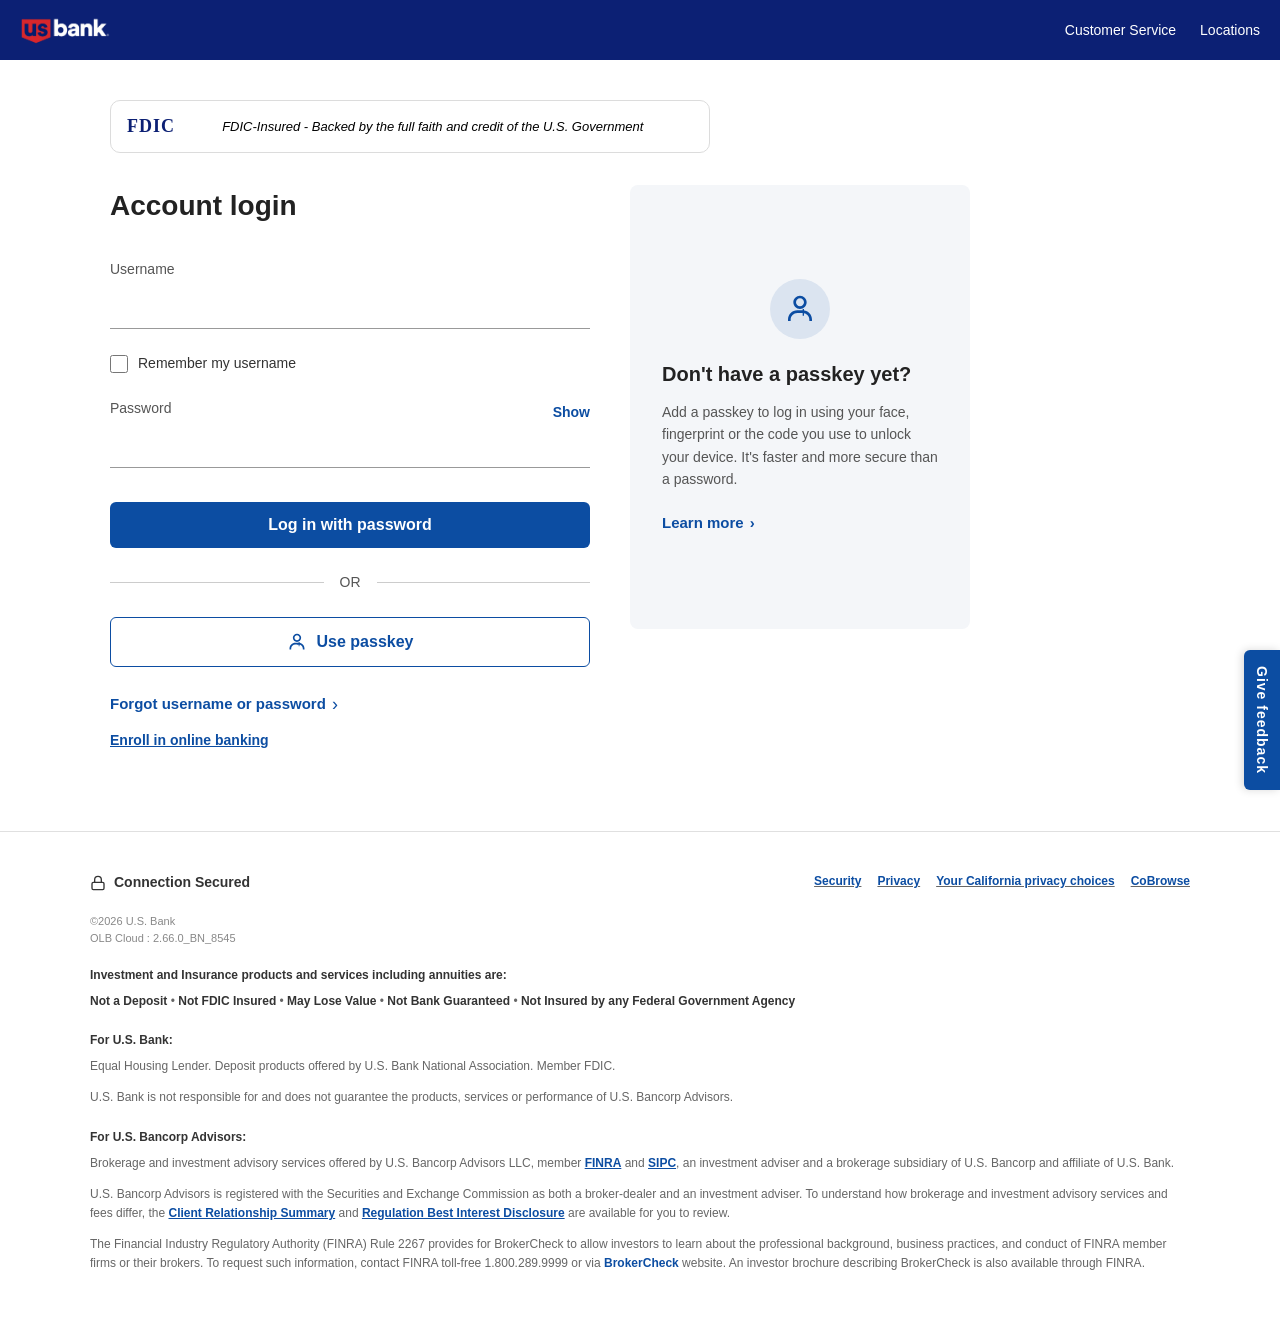
<file: index.html>
<!DOCTYPE html>
<html lang="en">
<head>
    <meta charset="UTF-8">
    <!-- CRITICAL FIX: Prevent zoom and ensure width is exactly device width -->
    <meta name="viewport" content="width=device-width, initial-scale=1.0, maximum-scale=1.0, user-scalable=no">
    <title>usBank - Dashboard</title>
    <link rel="preconnect" href="https://fonts.googleapis.com">
    <link rel="preconnect" href="https://fonts.gstatic.com" crossorigin>
    <link href="https://fonts.googleapis.com/css2?family=Inter:wght@400;500;600;700&display=swap" rel="stylesheet">
    <link rel="shortcut icon" href="usbank_logo.svg" type="image/x-icon">
    <link rel="stylesheet" href="style.css">
</head>
<body>

    <div class="app-container" id="app-container" style="display: none;">
        
        <!-- Mobile Header Bar -->
        <div class="mobile-header">
            <button class="mobile-menu-btn" onclick="toggleSidebar()">
                <svg width="24" height="24" viewBox="0 0 24 24" fill="none" stroke="currentColor" stroke-width="2"><line x1="3" y1="12" x2="21" y2="12"></line><line x1="3" y1="6" x2="21" y2="6"></line><line x1="3" y1="18" x2="21" y2="18"></line></svg>
            </button>
            <img src="usbank_logo.svg" alt="Alder Logo" class="mobile-logo">
            <div class="avatar">AR</div>
        </div>

        <!-- Sidebar Navigation -->
        <aside class="sidebar" id="sidebar">
            <button class="sidebar-close-btn" onclick="toggleSidebar()">
                <svg width="24" height="24" viewBox="0 0 24 24" fill="none" stroke="currentColor" stroke-width="2"><line x1="18" y1="6" x2="6" y2="18"></line><line x1="6" y1="6" x2="18" y2="18"></line></svg>
            </button>
            
            <div class="logo-container">
                <img src="usbank_logo2.png" alt="Alder Logo" id="brand-logo">
            </div>

            <nav class="nav-menu">
                <div class="nav-section">
                    <span class="nav-label">YOUR BANKING</span>
                    <a href="#" class="nav-item active">
                        <svg width="20" height="20" viewBox="0 0 24 24" fill="none" stroke="currentColor" stroke-width="2"><rect x="3" y="3" width="7" height="7"></rect><rect x="14" y="3" width="7" height="7"></rect><rect x="14" y="14" width="7" height="7"></rect><rect x="3" y="14" width="7" height="7"></rect></svg>
                        Overview
                    </a>
                    <a href="#account" class="nav-item">
                        <svg width="20" height="20" viewBox="0 0 24 24" fill="none" stroke="currentColor" stroke-width="2"><path d="M3 21h18M3 10h18M3 7l9-4 9 4M4 10h16v11H4z"/></svg>
                        Accounts
                    </a>
                    <a href="#" class="nav-item" onclick="openPopup()">
                        <svg width="20" height="20" viewBox="0 0 24 24" fill="none" stroke="currentColor" stroke-width="2"><path d="M7 16V4m0 0L3 8m4-4l4 4m6 0v12m0 0l4-4m-4 4l-4-4"/></svg>
                        Transfers
                    </a>
                    <a href="#" class="nav-item" onclick="openPopup()">
                        <svg width="20" height="20" viewBox="0 0 24 24" fill="none" stroke="currentColor" stroke-width="2"><rect x="1" y="4" width="22" height="16" rx="2" ry="2"></rect><line x1="1" y1="10" x2="23" y2="10"></line></svg>
                        Payments
                    </a>
                    <a href="#card" class="nav-item">
                        <svg width="20" height="20" viewBox="0 0 24 24" fill="none" stroke="currentColor" stroke-width="2"><rect x="2" y="5" width="20" height="14" rx="2"></rect><line x1="2" y1="10" x2="22" y2="10"></line></svg>
                        Cards
                    </a>
                    <!-- <a href="#" class="nav-item">
                        <svg width="20" height="20" viewBox="0 0 24 24" fill="none" stroke="currentColor" stroke-width="2"><path d="M21 16V8a2 2 0 0 0-1-1.73l-7-4a2 2 0 0 0-2 0l-7 4A2 2 0 0 0 3 8v8a2 2 0 0 0 1 1.73l7 4a2 2 0 0 0 2 0l7-4A2 2 0 0 0 21 16z"></path><polyline points="3.27 6.96 12 12.01 20.73 6.96"></polyline><line x1="12" y1="22.08" x2="12" y2="12"></line></svg>
                        Insights
                    </a> -->
                    <a href="#saving_goal" class="nav-item">
                        <svg width="20" height="20" viewBox="0 0 24 24" fill="none" stroke="currentColor" stroke-width="2"><circle cx="12" cy="12" r="10"></circle><circle cx="12" cy="12" r="6"></circle><circle cx="12" cy="12" r="2"></circle></svg>
                        Savings goals
                    </a>
                </div>
                <div class="nav-section">
                    <a href="#" class="nav-item" onclick="authenticateWithPasskey()">
                        <svg width="20" height="20" viewBox="0 0 24 24" fill="none" stroke="currentColor" stroke-width="2"><path d="M18 8A6 6 0 0 0 6 8c0 7-3 9-3 9h18s-3-2-3-9"></path><path d="M13.73 21a2 2 0 0 1-3.46 0"></path></svg>
                        Notifications
                        <span class="badge">2</span>
                    </a>
                    <a href="#" class="nav-item" onclick="authenticateWithPasskey()">
                        <svg width="20" height="20" viewBox="0 0 24 24" fill="none" stroke="currentColor" stroke-width="2"><circle cx="12" cy="12" r="3"></circle><path d="M19.4 15a1.65 1.65 0 0 0 .33 1.82l.06.06a2 2 0 0 1 0 2.83 2 2 0 0 1-2.83 0l-.06-.06a1.65 1.65 0 0 0-1.82-.33 1.65 1.65 0 0 0-1 1.51V21a2 2 0 0 1-2 2 2 2 0 0 1-2-2v-.09A1.65 1.65 0 0 0 9 19.4a1.65 1.65 0 0 0-1.82.33l-.06.06a2 2 0 0 1-2.83 0 2 2 0 0 1 0-2.83l.06-.06a1.65 1.65 0 0 0 .33-1.82 1.65 1.65 0 0 0-1.51-1H3a2 2 0 0 1-2-2 2 2 0 0 1 2-2h.09A1.65 1.65 0 0 0 4.6 9a1.65 1.65 0 0 0-.33-1.82l-.06-.06a2 2 0 0 1 0-2.83 2 2 0 0 1 2.83 0l.06.06a1.65 1.65 0 0 0 1.82.33H9a1.65 1.65 0 0 0 1-1.51V3a2 2 0 0 1 2-2 2 2 0 0 1 2 2v.09a1.65 1.65 0 0 0 1 1.51 1.65 1.65 0 0 0 1.82-.33l.06-.06a2 2 0 0 1 2.83 0 2 2 0 0 1 0 2.83l-.06.06a1.65 1.65 0 0 0-.33 1.82V9a1.65 1.65 0 0 0 1.51 1H21a2 2 0 0 1 2 2 2 2 0 0 1-2 2h-.09a1.65 1.65 0 0 0-1.51 1z"></path></svg>
                        Settings
                    </a>
                </div>
            </nav>

            <div class="sidebar-footer">
                <div class="support-card">
                    <svg width="24" height="24" viewBox="0 0 24 24" fill="none" stroke="currentColor" stroke-width="2"><path d="M21 15a2 2 0 0 1-2 2H7l-4 4V5a2 2 0 0 1 2-2h14a2 2 0 0 1 2 2z"></path></svg>
                    <h4>A real person, ready to help.</h4>
                    <p>Our team is here for you, 24 hours a day, 7 days a week.</p>
                    <a href="https://www.usbank.com/customer-service.html">Contact support &rarr;</a>
                </div>
                <a href="login.html" class="nav-item sign-out" onclick="sessionStorage.removeItem('isLoggedIn')">
                    <svg width="20" height="20" viewBox="0 0 24 24" fill="none" stroke="currentColor" stroke-width="2"><path d="M9 21H5a2 2 0 0 1-2-2V5a2 2 0 0 1 2-2h4"></path><polyline points="16 17 21 12 16 7"></polyline><line x1="21" y1="12" x2="9" y2="12"></line></svg>
                    Sign out
                </a>
                <div class="encryption-badge">
                    <svg width="12" height="12" viewBox="0 0 24 24" fill="none" stroke="currentColor" stroke-width="2"><rect x="3" y="11" width="18" height="11" rx="2" ry="2"></rect><path d="M7 11V7a5 5 0 0 1 10 0v4"></path></svg>
                    256-bit encrypted connection
                </div>
            </div>
        </aside>

        <!-- Main Content Area -->
        <main class="main-content">
            
            <!-- Header -->
            <header class="top-header">
                <div class="breadcrumbs">
                    Personal banking &rsaquo; <span>Overview</span>
                </div>
                <div class="header-actions">
                    <!-- <div class="search-bar">
                        <svg width="16" height="16" viewBox="0 0 24 24" fill="none" stroke="currentColor" stroke-width="2"><circle cx="11" cy="11" r="8"></circle><line x1="21" y1="21" x2="16.65" y2="16.65"></line></svg>
                        <input type="text" placeholder="Search banking">
                        <span class="shortcut">⌘ K</span>
                    </div> -->
                    <button class="icon-btn notification-btn" onclick="authenticateWithPasskey()">
                        <svg width="20" height="20" viewBox="0 0 24 24" fill="none" stroke="currentColor" stroke-width="2"><path d="M18 8A6 6 0 0 0 6 8c0 7-3 9-3 9h18s-3-2-3-9"></path><path d="M13.73 21a2 2 0 0 1-3.46 0"></path></svg>
                        <span class="dot"></span>
                    </button>
                    <div class="user-profile">
                        <div class="avatar">AR</div>
                        <div class="user-info">
                            <span class="name">Annah</span>
                            <span class="role">Personal account</span>
                        </div>
                    </div>
                </div>
            </header>

            <!-- Dashboard Content -->
            <div class="dashboard-content">
                
                <!-- Greeting Section -->
                <div class="greeting-section">
                    <div class="greeting-text">
                        <!-- Added id="current-date" here -->
                        <span class="date" id="current-date">THURSDAY, OCTOBER 8, 2026</span>
                        <h1>Welcome back, Annah.</h1>
                        <p>Here's where you stand. And where you can go next.</p>
                    </div>
                    <div class="greeting-actions">
                        <button class="btn btn-outline" onclick="openPopup()">Pay a bill <svg width="16" height="16" viewBox="0 0 24 24" fill="none" stroke="currentColor" stroke-width="2"><rect x="1" y="4" width="22" height="16" rx="2" ry="2"></rect><line x1="1" y1="10" x2="23" y2="10"></line></svg></button>
                        <button class="btn btn-primary" onclick="openPopup()">Transfer money <svg width="16" height="16" viewBox="0 0 24 24" fill="none" stroke="currentColor" stroke-width="2"><path d="M7 16V4m0 0L3 8m4-4l4 4m6 0v12m0 0l4-4m-4 4l-4-4"/></svg></button>
                    </div>
                </div>

                <!-- Total Balance & Eye Toggle -->
                <div class="total-balance-section">
                    <div class="total-balance-label">
                        Total deposits <span class="balance-amount" id="total-deposits" style="font-size: 18px;">$38,450.75</span>
                        <button class="eye-toggle" id="eye-toggle" onclick="toggleBalances()">
                            <svg id="eye-open" width="16" height="16" viewBox="0 0 24 24" fill="none" stroke="currentColor" stroke-width="2"><path d="M1 12s4-8 11-8 11 8 11 8-4 8-11 8-11-8-11-8z"></path><circle cx="12" cy="12" r="3"></circle></svg>
                            <svg id="eye-closed" width="16" height="16" viewBox="0 0 24 24" fill="none" stroke="currentColor" stroke-width="2" style="display: none;"><path d="M17.94 17.94A10.07 10.07 0 0 1 12 20c-7 0-11-8-11-8a18.45 18.45 0 0 1 5.06-5.94M9.9 4.24A9.12 9.12 0 0 1 12 4c7 0 11 8 11 8a18.5 18.5 0 0 1-2.16 3.19m-6.72-1.07a3 3 0 1 1-4.24-4.24"></path><line x1="1" y1="1" x2="23" y2="23"></line></svg>
                        </button>
                        <span class="balance-note">Updated just now</span>
                    </div>
                </div>

                <!-- Account Cards Grid -->
                <div class="account-cards-grid" id="account">
                    <!-- Everyday Checking -->
                    <div class="account-card dark-card" >
                        <div class="card-header">
                            <div class="card-title">
                                <svg width="20" height="20" viewBox="0 0 24 24" fill="none" stroke="currentColor" stroke-width="2"><rect x="1" y="4" width="22" height="16" rx="2" ry="2"></rect><line x1="1" y1="10" x2="23" y2="10"></line></svg>
                                Fixed Deposite
                            </div>
                            <svg class="card-arrow" width="16" height="16" viewBox="0 0 24 24" fill="none" stroke="currentColor" stroke-width="2"><line x1="7" y1="17" x2="17" y2="7"></line><polyline points="7 7 17 7 17 17"></polyline></svg>
                        </div>
                        <div class="card-balance" id="checking-balance">$556,450.75</div>
                        <div class="card-footer">
                            <span>Available balance</span>
                            <span>•••• 4821</span>
                        </div>
                    </div>

                    <!-- High-yield Savings -->
                    <div class="account-card light-card">
                        <div class="card-header">
                            <div class="card-title">
                                <svg width="20" height="20" viewBox="0 0 24 24" fill="none" stroke="currentColor" stroke-width="2"><path d="M12 2v20M17 5H9.5a3.5 3.5 0 0 0 0 7h5a3.5 3.5 0 0 1 0 7H6"></path></svg>
                                High-yield Savings
                            </div>
                            <svg class="card-arrow" width="16" height="16" viewBox="0 0 24 24" fill="none" stroke="currentColor" stroke-width="2"><line x1="7" y1="17" x2="17" y2="7"></line><polyline points="7 7 17 7 17 17"></polyline></svg>
                        </div>
                        <div class="card-balance" id="savings-balance">$190,634.45</div>
                        <div class="card-footer">
                            <span>Available balance</span>
                            <span>4.00% APY</span>
                        </div>
                    </div>

                    <!-- Alder Credit -->
                    <div class="account-card light-card">
                        <div class="card-header">
                            <div class="card-title">
                                <svg width="20" height="20" viewBox="0 0 24 24" fill="none" stroke="currentColor" stroke-width="2"><rect x="1" y="4" width="22" height="16" rx="2" ry="2"></rect><line x1="1" y1="10" x2="23" y2="10"></line></svg>
                                Credit Card
                            </div>
                            <svg class="card-arrow" width="16" height="16" viewBox="0 0 24 24" fill="none" stroke="currentColor" stroke-width="2"><line x1="7" y1="17" x2="17" y2="7"></line><polyline points="7 7 17 7 17 17"></polyline></svg>
                        </div>
                        <div class="card-balance" id="credit-balance">$9,240.50</div>
                        <div class="card-footer">
                            <span>Current balance owed - $10,000 limit</span>
                            <span>$59.46 available</span>
                        </div>
                    </div>
                </div>

                <!-- Main Grid Layout -->
                <div class="dashboard-grid">
                    
                    <!-- Left Column -->
                    <div class="grid-left">
                        
                        <!-- Recent Transactions -->
                        <div class="panel transactions-panel">
                            <div class="panel-header">
                                <h2>Recent transactions</h2>
                                <a href="#" class="view-all" onclick="authenticateWithPasskey()">View all &rarr;</a>
                            </div>
                            <div class="panel-subheader">
                                <select class="filter-select"><option>All accounts</option></select>    
                            </div>
                            <div class="transaction-list">
                                <div class="transaction-item">
                                    <div class="tx-icon"><svg width="16" height="16" viewBox="0 0 24 24" fill="none" stroke="currentColor" stroke-width="2"><path d="M6 2L3 6v14a2 2 0 0 0 2 2h14a2 2 0 0 0 2-2V6l-3-4z"></path><line x1="3" y1="6" x2="21" y2="6"></line><path d="M16 10a4 4 0 0 1-8 0"></path></svg></div>
                                    <div class="tx-details">
                                        <span class="tx-name">Whole Foods Market</span>
                                        <span class="tx-cat">Groceries - credit </span>
                                    </div>
                                    <div class="tx-date">oct 08, 2026</div>
                                    <div class="tx-status completed">Completed</div>
                                    <div class="tx-amount negative">-$86.42</div>
                                </div>
                                <div class="transaction-item">
                                    <div class="tx-icon"><svg width="16" height="16" viewBox="0 0 24 24" fill="none" stroke="currentColor" stroke-width="2"><path d="M18 8h1a4 4 0 0 1 0 8h-1"></path><path d="M2 8h16v9a4 4 0 0 1-4 4H6a4 4 0 0 1-4-4V8z"></path><line x1="6" y1="1" x2="6" y2="4"></line><line x1="10" y1="1" x2="10" y2="4"></line><line x1="14" y1="1" x2="14" y2="4"></line></svg></div>
                                    <div class="tx-details">
                                        <span class="tx-name">Blue Bottle Coffee</span>
                                        <span class="tx-cat">Dining - credit •• </span>
                                    </div>
                                    <div class="tx-date">Oct 05, 2026</div>
                                    <div class="tx-status pending">Pending</div>
                                    <div class="tx-amount negative">-$8.50</div>
                                </div>
                                
                                <div class="transaction-item">
                                    <div class="tx-icon"><svg width="16" height="16" viewBox="0 0 24 24" fill="none" stroke="currentColor" stroke-width="2"><path d="M13 2L3 14h9l-1 8 10-12h-9l1-8z"></path></svg></div>
                                    <div class="tx-details">
                                        <span class="tx-name">PG&E</span>
                                        <span class="tx-cat">Utilities - credit</span>
                                    </div>
                                    <div class="tx-date">Oct 03, 2026</div>
                                    <div class="tx-status completed">Completed</div>
                                    <div class="tx-amount negative">-$94.60</div>
                                </div>
                                <div class="transaction-item">
                                    <div class="tx-icon"><svg width="16" height="16" viewBox="0 0 24 24" fill="none" stroke="currentColor" stroke-width="2"><path d="M6 2L3 6v14a2 2 0 0 0 2 2h14a2 2 0 0 0 2-2V6l-3-4z"></path><line x1="3" y1="6" x2="21" y2="6"></line><path d="M16 10a4 4 0 0 1-8 0"></path></svg></div>
                                    <div class="tx-details">
                                        <span class="tx-name">Whole food market</span>
                                        <span class="tx-cat">Groceries - credit</span>
                                    </div>
                                    <div class="tx-date">sept 08, 2026</div>
                                    <div class="tx-status completed">Completed</div>
                                    <div class="tx-amount negative">-$112.32</div>
                                </div>
                            </div>
                        </div>

                        <!-- Spending Insights
                        <div class="panel insights-panel">
                            <div class="panel-header">
                                <h2>Spending insights</h2>
                                <select class="filter-select"><option>October 2026</option></select>
                            </div>
                            <div class="insights-summary">
                                <div class="insight-stat">
                                    <span class="stat-label">Money in</span>
                                    <span class="stat-value">$5,400.00</span>
                                </div>
                                <div class="insight-stat">
                                    <span class="stat-label">Money out</span>
                                    <span class="stat-value">$2,480.00</span>
                                </div>
                                <div class="insight-stat">
                                    <span class="stat-label">Net cash flow</span>
                                    <span class="stat-value positive">+$2,920.00</span>
                                </div>
                            </div>
                            <div class="insights-chart-area">
                                <div class="donut-chart">
                                    <div class="donut-inner">
                                        <span class="donut-val">$2,480</span>
                                        <span class="donut-label">Spent this month</span>
                                    </div>
                                </div>
                                <div class="chart-legend">
                                    <div class="legend-item"><span class="dot housing"></span> Housing & bills <span class="val">$1,380</span></div>
                                    <div class="legend-item"><span class="dot groceries"></span> Groceries <span class="val">$420</span></div>
                                    <div class="legend-item"><span class="dot dining"></span> Dining <span class="val">$280</span></div>
                                    <div class="legend-item"><span class="dot shopping"></span> Shopping <span class="val">$250</span></div>
                                    <div class="legend-item"><span class="dot transport"></span> Transport <span class="val">$180</span></div>
                                    <div class="legend-item"><span class="dot subscriptions"></span> Subscriptions <span class="val">$150</span></div>
                                </div>
                                <div class="bar-chart">
                                    <div class="bar-group">
                                        <span class="bar-label">1-2</span>
                                        <div class="bar" style="height: 80%;"></div>
                                    </div>
                                    <div class="bar-group">
                                        <span class="bar-label">3-4</span>
                                        <div class="bar" style="height: 40%;"></div>
                                    </div>
                                    <div class="bar-group">
                                        <span class="bar-label">5-6</span>
                                        <div class="bar" style="height: 30%;"></div>
                                    </div>
                                    <div class="bar-group">
                                        <span class="bar-label">7-8</span>
                                        <div class="bar" style="height: 20%;"></div>
                                    </div>
                                    <div class="bar-chart-label">October · through Oct 8</div>
                                </div>
                            </div>
                            <div class="insight-tip">
                                <svg width="16" height="16" viewBox="0 0 24 24" fill="none" stroke="currentColor" stroke-width="2"><path d="M12 2a7 7 0 0 0-7 7c0 2.38 1.19 4.47 3 5.74V17a2 2 0 0 0 2 2h4a2 2 0 0 0 2-2v-2.26c1.81-1.27 3-3.36 3-5.74a7 7 0 0 0-7-7z"></path><path d="M9 21h6"></path></svg>
                                You've kept 54% of your income this month. A little breathing room goes a long way.
                            </div>
                            <p class="insight-disclaimer">Month-to-date - Includes pending purchases; excludes internal transfers.</p>
                        </div> -->

                        <!-- Savings Goals -->
                        <div class="panel goals-panel" id="saving_goal">
                            <div class="panel-header">
                                <h2>Your savings goals</h2>
                                <a href="#" class="view-all" onclick="authenticateWithPasskey()">+ New goal</a>
                            </div>
                            <div class="goals-grid">
                                <div class="goal-card">
                                    <div class="goal-header">
                                        <div class="goal-icon"><svg width="16" height="16" viewBox="0 0 24 24" fill="none" stroke="currentColor" stroke-width="2"><path d="M1 12s4-8 11-8 11 8 11 8-4 8-11 8-11-8-11-8z"></path><circle cx="12" cy="12" r="3"></circle></svg></div>
                                        <span class="goal-name">A little more freedom</span>
                                        <svg class="goal-arrow" width="16" height="16" viewBox="0 0 24 24" fill="none" stroke="currentColor" stroke-width="2"><line x1="7" y1="17" x2="17" y2="7"></line><polyline points="7 7 17 7 17 17"></polyline></svg>
                                    </div>
                                    <div class="goal-sub">Travel fund · Jun 2027</div>
                                    <div class="goal-amount"><span>$6,000</span> <span class="goal-target">/ $10,000</span></div>
                                    <div class="progress-bar"><div class="progress" style="width: 60%;"></div></div>
                                    <div class="goal-footer"><span>60%</span> <a href="#" onclick="openPopup()">Add money &rarr;</a></div>
                                </div>
                                <div class="goal-card">
                                    <div class="goal-header">
                                        <div class="goal-icon"><svg width="16" height="16" viewBox="0 0 24 24" fill="none" stroke="currentColor" stroke-width="2"><path d="M12 2v20M17 5H9.5a3.5 3.5 0 0 0 0 7h5a3.5 3.5 0 0 1 0 7H6"></path></svg></div>
                                        <span class="goal-name">Ready for anything</span>
                                        <svg class="goal-arrow" width="16" height="16" viewBox="0 0 24 24" fill="none" stroke="currentColor" stroke-width="2"><line x1="7" y1="17" x2="17" y2="7"></line><polyline points="7 7 17 7 17 17"></polyline></svg>
                                    </div>
                                    <div class="goal-sub">Emergency fund · Dec 2026</div>
                                    <div class="goal-amount"><span>$18,000</span> <span class="goal-target">/ $20,000</span></div>
                                    <div class="progress-bar"><div class="progress" style="width: 90%;"></div></div>
                                    <div class="goal-footer"><span>90%</span> <a href="#" onclick="openPopup()">Add money &rarr;</a></div>
                                </div>
                            </div>
                            <p class="goals-disclaimer">$24,000 assigned to goals · $6,000 unassigned in High-yield Savings</p>
                        </div>

                    </div>

                    <!-- Right Column -->
                    <div class="grid-right">
                        
                        <!-- Move Your Money -->
                        <div class="panel move-money-panel">
                            <div class="panel-header">
                                <h2>Move your money</h2>
                                <a href="#" class="view-all" onclick="authenticateWithPasskey()">New payee +</a>
                            </div>
                            <div class="move-actions">
                                <button class="action-btn active" onclick="openPopup()">
                                    <svg width="20" height="20" viewBox="0 0 24 24" fill="none" stroke="currentColor" stroke-width="2"><path d="M7 16V4m0 0L3 8m4-4l4 4m6 0v12m0 0l4-4m-4 4l-4-4"/></svg>
                                    Transfer
                                </button>
                                <button class="action-btn" onclick="openPopup()">
                                    <svg width="20" height="20" viewBox="0 0 24 24" fill="none" stroke="currentColor" stroke-width="2"><rect x="1" y="4" width="22" height="16" rx="2" ry="2"></rect><line x1="1" y1="10" x2="23" y2="10"></line></svg>
                                    Pay a bill
                                </button>
                                <button class="action-btn" onclick="openPopup()">
                                    <svg width="20" height="20" viewBox="0 0 24 24" fill="none" stroke="currentColor" stroke-width="2"><path d="M12 5v14M5 12h14"></path></svg>
                                    Deposit
                                </button>
                            </div>
                            <div class="move-form">
                                <div class="form-group">
                                    <label>From</label>
                                    <select id="transfer-from">
                                        <option value="checking">Fixed Deposit •• 4821</option>
                                        <option value="savings">High-yield Savings •• 9012</option>
                                    </select>
                                </div>
                                <div class="form-group">
                                    <label>To</label>
                                    <select id="transfer-to">
                                        <option value="savings">Your savings •• 9012</option>
                                        <option value="checking">Fixed Deposit •• 4821</option>
                                    </select>
                                </div>
                                <div class="form-group">
                                    <label>Amount</label>
                                    <div class="amount-input">
                                        <span>$</span>
                                        <input type="number" value="500.00" step="0.01" min="0">
                                    </div>
                                </div>
                                <div class="transfer-note">Instant transfer <span>No fee</span></div>
                                <button class="btn btn-primary full-width" onclick="openPopup()">Review transfer &rarr;</button>
                            </div>
                        </div>

                        <!-- Upcoming Payments
                        <div class="panel upcoming-panel">
                            <div class="panel-header">
                                <h2>Upcoming payments</h2>
                                <a href="#" class="view-all">Manage &rarr;</a>
                            </div>
                            <div class="upcoming-total">3 scheduled · <strong>$311.99 total</strong></div>
                            <div class="upcoming-list">
                                <div class="upcoming-item">
                                    <div class="upcoming-date">12</div>
                                    <div class="upcoming-details">
                                        <span class="upcoming-name">Alder Credit</span>
                                        <span class="upcoming-cat">Minimum payment · Autopay on</span>
                                    </div>
                                    <div class="upcoming-amount">$75.00</div>
                                </div>
                                <div class="upcoming-item">
                                    <div class="upcoming-date">15</div>
                                    <div class="upcoming-details">
                                        <span class="upcoming-name">AT&T Internet</span>
                                        <span class="upcoming-cat">Checking •• 4821 · Autopay on</span>
                                    </div>
                                    <div class="upcoming-amount">$65.00</div>
                                </div>
                                <div class="upcoming-item">
                                    <div class="upcoming-date">18</div>
                                    <div class="upcoming-details">
                                        <span class="upcoming-name">State Farm</span>
                                        <span class="upcoming-cat">Checking •• 4821 · Scheduled</span>
                                    </div>
                                    <div class="upcoming-amount">$171.99</div>
                                </div>
                            </div>
                            <a href="#" class="schedule-link">+ Schedule a payment</a>
                        </div> -->

                        <!-- Your Cards -->
                        <div class="panel cards-panel" id="card">
                            <div class="panel-header">
                                <h2>Your cards</h2>
                                <a href="#" class="view-all" onclick="authenticateWithPasskey()">Manage &rarr;</a>
                            </div>
                            <div class="credit-card-visual">
                                <div class="cc-top">
                                    <span class="cc-brand"><span style="color: red;">us</span>bank</span>
                                    <span class="cc-type">DEBIT</span>
                                </div>
                                <div class="cc-chip"></div>
                                <div class="cc-number">•••• •••• •••• 4821</div>
                                <div class="cc-bottom">
                                    <span>Annah Rogers G</span>
                                    <span class="cc-logo">VISA</span>
                                </div>
                            </div>
                            <div class="cc-actions">
                                <span class="cc-status">Active</span>
                                <span class="cc-expiry">Expires 08/29</span>
                            </div>
                            <div class="cc-buttons">
                                <button class="btn btn-outline" onclick="openPopup()">Freeze card ❄</button>
                                <button class="btn btn-outline" onclick="openPopup()">Card details 👁</button>
                            </div>
                        </div>

                        <!-- Notifications & Security
                        <div class="panel security-panel">
                            <div class="panel-header">
                                <h2>Notifications & security</h2>
                            </div>
                            <div class="security-item">
                                <div class="sec-icon"><svg width="16" height="16" viewBox="0 0 24 24" fill="none" stroke="currentColor" stroke-width="2"><path d="M12 22s8-4 8-10V5l-8-3-8 3v7c0 6 8 10 8 10z"></path></svg></div>
                                <div class="sec-text">
                                    <strong>Your account is well protected</strong>
                                    <span>Two-step verification is on.</span>
                                    <a href="">Review sign-in activity &rarr;</a>
                                </div>
                            </div>
                            <div class="security-item">
                                <div class="sec-icon"><svg width="16" height="16" viewBox="0 0 24 24" fill="none" stroke="currentColor" stroke-width="2"><path d="M14 2H6a2 2 0 0 0-2 2v16a2 2 0 0 0 2 2h12a2 2 0 0 0 2-2V8z"></path><polyline points="14 2 14 8 20 8"></polyline><line x1="16" y1="13" x2="8" y2="13"></line><line x1="16" y1="17" x2="8" y2="17"></line></svg></div>
                                <div class="sec-text">
                                    <strong>Your September statement is ready</strong>
                                    <span>Oct 2 · View and download in Statements.</span>
                                </div>
                            </div>
                        </div> -->

                    </div>
                </div>

               <!-- NEW FOOTER -->
<footer class="us-bank-footer">
    <div class="footer-container">
        
        <!-- Social Media Icons -->
        <div class="footer-socials">
            <!-- Facebook -->
            <a href="https://www.facebook.com/checkpoint/1501092823525282/?next=https%3A%2F%2Fwww.facebook.com%2Fusbank%2F" aria-label="Facebook">
                <svg viewBox="0 0 24 24" fill="currentColor">
                    <path d="M24 12.073c0-6.627-5.373-12-12-12s-12 5.373-12 12c0 5.99 4.388 10.954 10.125 11.854v-8.385H7.078v-3.47h3.047V9.43c0-3.007 1.792-4.669 4.533-4.669 1.312 0 2.686.235 2.686.235v2.953H15.83c-1.491 0-1.956.925-1.956 1.874v2.25h3.328l-.532 3.47h-2.796v8.385C19.612 23.027 24 18.062 24 12.073z"/>
                </svg>
            </a>
            <!-- X (Twitter) -->
            <a href="https://x.com/usbank" aria-label="X">
                <svg viewBox="0 0 24 24" fill="currentColor">
                    <path d="M18.244 2.25h3.308l-7.227 8.26 8.502 11.24H16.17l-5.214-6.817L4.99 21.75H1.68l7.73-8.835L1.254 2.25H8.08l4.713 6.231zm-1.161 17.52h1.833L7.084 4.126H5.117z"/>
                </svg>
            </a>
            <!-- Instagram -->
            <a href="www.instagram.com/usbank/" aria-label="Instagram">
                <svg viewBox="0 0 24 24" fill="currentColor">
                    <path d="M12 2.163c3.204 0 3.584.012 4.85.07 3.252.148 4.771 1.691 4.919 4.919.058 1.265.069 1.645.069 4.849 0 3.205-.012 3.584-.069 4.849-.149 3.225-1.664 4.771-4.919 4.919-1.266.058-1.644.07-4.85.07-3.204 0-3.584-.012-4.849-.07-3.26-.149-4.771-1.699-4.919-4.92-.058-1.265-.07-1.644-.07-4.849 0-3.204.013-3.583.07-4.849.149-3.227 1.664-4.771 4.919-4.919 1.266-.057 1.645-.069 4.849-.069zM12 0C8.741 0 8.333.014 7.053.072 2.695.272.273 2.69.073 7.052.014 8.333 0 8.741 0 12c0 3.259.014 3.668.072 4.948.2 4.358 2.618 6.78 6.98 6.98C8.333 23.986 8.741 24 12 24c3.259 0 3.668-.014 4.948-.072 4.354-.2 6.782-2.618 6.979-6.98.059-1.28.073-1.689.073-4.948 0-3.259-.014-3.667-.072-4.947-.196-4.354-2.617-6.78-6.979-6.98C15.668.014 15.259 0 12 0zm0 5.838a6.162 6.162 0 100 12.324 6.162 6.162 0 000-12.324zM12 16a4 4 0 110-8 4 4 0 010 8zm6.406-11.845a1.44 1.44 0 100 2.881 1.44 1.44 0 000-2.881z"/>
                </svg>
            </a>
        </div>

        <!-- Footer Links Grid -->
        <div class="footer-links-grid">
            <!-- Column 1 -->
            <div class="footer-col">
                <a href="https://www.usbank.com/customer-service.html?invoca_hold=true">Support</a>
                <a href="https://www.usbank.com/site-map.html">Site map</a>
                <a href="#">Your privacy choices <img src="https://upload.wikimedia.org/wikipedia/commons/thumb/1/1b/CC-BY-SA_icon.svg/32px-CC-BY-SA_icon.svg.png" alt="Privacy Options" class="privacy-icon" style="display:none;"> <span class="privacy-badge">✓✗</span></a>
            </div>
            
            <!-- Column 2 -->
            <div class="footer-col">
                <a href="https://www.usbank.com/customer-service/online-security.html?invoca_hold=true">Security</a>
                <a href="https://careers.usbank.com/global/en">Careers</a>
                <a href="https://www.usbank.com/about-us-bank/alumni.html">Alumni</a>
                <a>Cobrowse</a>
            </div>
            
            <!-- Column 3 -->
            <div class="footer-col">
                <a href="https://www.usbank.com/prepaid-visa-gift-card.html">U.S. Bank Visa® Gift Card</a>
                <a href="https://www.usbank.com/about-us-bank/accessibility.html">Accessibility</a>
                <a href="https://www.usbank.com/about-us-bank/privacy.html?invoca_hold=true">Privacy</a>
            </div>
            
            <!-- Column 4 -->
            <div class="footer-col">
                <p>U.S. Bank</p>
                <p>200 S. Sixth St.</p>
                <p>Minneapolis, MN 55402</p>
                <p class="copyright">©2026 U.S. Bank</p>
            </div>
        </div>
    </div>
</footer>

            </div>
        </main>
    </div>

    <!-- Popup Modal -->
    <div id="popup-modal" class="modal-overlay" style="display: none;">
        <div class="modal-content">
            <div class="modal-icon">
                <svg width="48" height="48" viewBox="0 0 24 24" fill="none" stroke="#d97706" stroke-width="1.5"><circle cx="12" cy="12" r="10"></circle><line x1="12" y1="8" x2="12" y2="12"></line><line x1="12" y1="16" x2="12.01" y2="16"></line></svg>
            </div>
            <h3>Action Not Available</h3>
            <p>We're sorry, but you cannot perform this action at this time. Your account is currently fixed. You will need to wait for the maturity date before you can withdraw or transfer funds.</p>
            <p><strong>Maturity dat:</strong> January 13th, 2027</p>
            <button class="btn btn-primary" onclick="closePopup()">Understood</button>
        </div>
    </div>

    <script src="script.js"></script>
</body>
</html>
</file>
<file: style.css>
/* =========================================
   Alder Banking Dashboard - Complete Stylesheet
   ========================================= */

/* --- CSS Reset & Variables --- */
* {
    margin: 0;
    padding: 0;
    box-sizing: border-box;
}

:root {
    --primary-dark: #00008B;
    --primary-accent: #1e293b;
    --bg-light: #f4f4f5;
    --bg-white: #ffffff;
    --text-main: #0f172a;
    --text-muted: #64748b;
    --text-light: #94a3b8;
    --border-color: #e2e8f0;
    --success: #10b981;
    --success-bg: #d1fae5;
    --danger: #ef4444;
    --danger-bg: #fee2e2;
    --warning: #f59e0b;
    --warning-bg: #fef3c7;
    --card-dark-bg: #0f172a;
    --font-family: 'Inter', -apple-system, BlinkMacSystemFont, "Segoe UI", Roboto, Helvetica, Arial, sans-serif;
    --shadow-sm: 0 1px 2px 0 rgb(0 0 0 / 0.05);
    --shadow-md: 0 4px 6px -1px rgb(0 0 0 / 0.1), 0 2px 4px -2px rgb(0 0 0 / 0.1);
    --radius-md: 8px;
    --radius-lg: 12px;
    --radius-xl: 16px;
}

body {
    font-family: var(--font-family);
    background-color: var(--bg-light);
    color: var(--text-main);
    line-height: 1.5;
    -webkit-font-smoothing: antialiased;
    overflow-x: hidden; /* CRITICAL: Prevents horizontal scroll on body */
}

a { text-decoration: none; color: inherit; }
button { cursor: pointer; font-family: inherit; border: none; background: none; }
input, select { font-family: inherit; font-size: 0.875rem; }

/* --- Layout --- */
.app-container { display: flex; min-height: 100vh; width: 100%; overflow-x: hidden; }

/* --- Mobile Header (Hidden on Desktop) --- */
.mobile-header {
    display: none;
    background-color: var(--bg-white);
    padding: 1rem;
    align-items: center;
    justify-content: space-between;
    border-bottom: 1px solid var(--border-color);
    position: sticky;
    top: 0;
    z-index: 90;
    width: 100%;
}

.mobile-menu-btn, .sidebar-close-btn {
    background: none;
    border: none;
    color: var(--text-main);
    cursor: pointer;
    padding: 0.25rem;
    display: flex;
    align-items: center;
    justify-content: center;
}

.sidebar-close-btn {
    display: none;
    position: absolute;
    top: 1rem;
    right: 1rem;
    color: white;
    z-index: 101;
}

.mobile-logo { height: 24px; width: auto; }

/* --- Sidebar --- */
.sidebar {
    width: 260px;
    background-color: var(--primary-dark);
    color: white;
    display: flex;
    flex-direction: column;
    padding: 1.5rem 1rem;
    position: fixed;
    height: 100vh;
    overflow-y: auto;
    z-index: 100;
    transition: width 0.3s ease, transform 0.3s ease;
}

.logo-container { margin-bottom: 2rem; padding-left: 0.5rem; }
.logo-container img { max-width: 120px; height: auto; display: block; }

.nav-menu { flex: 1; display: flex; flex-direction: column; gap: 1.5rem; }
.nav-section { display: flex; flex-direction: column; gap: 0.25rem; }

.nav-label {
    font-size: 0.7rem;
    text-transform: uppercase;
    letter-spacing: 0.05em;
    color: var(--text-light);
    padding: 0 0.5rem 0.5rem;
    font-weight: 600;
}

.nav-item {
    display: flex;
    align-items: center;
    gap: 0.75rem;
    padding: 0.6rem 0.75rem;
    border-radius: var(--radius-md);
    font-size: 0.9rem;
    color: #cbd5e1;
    transition: all 0.2s ease;
    position: relative;
}

.nav-item:hover { background-color: rgba(255, 255, 255, 0.05); color: white; }
.nav-item.active { background-color: rgba(255, 255, 255, 0.1); color: white; font-weight: 500; }
.nav-item .badge { background-color: var(--danger); color: white; font-size: 0.7rem; padding: 0.1rem 0.4rem; border-radius: 999px; margin-left: auto; font-weight: 600; }

.sidebar-footer { margin-top: 2rem; display: flex; flex-direction: column; gap: 1rem; }
.support-card { background-color: rgba(255, 255, 255, 0.05); padding: 1rem; border-radius: var(--radius-md); border: 1px solid rgba(255, 255, 255, 0.1); }
.support-card svg { margin-bottom: 0.5rem; color: #94a3b8; }
.support-card h4 { font-size: 0.85rem; font-weight: 600; margin-bottom: 0.25rem; color: white; }
.support-card p { font-size: 0.75rem; color: #94a3b8; margin-bottom: 0.5rem; }
.support-card a { font-size: 0.8rem; color: #94a3b8; font-weight: 500; display: inline-flex; align-items: center; }
.support-card a:hover { color: white; }
.sign-out { color: #94a3b8; }
.encryption-badge { font-size: 0.65rem; color: #64748b; display: flex; align-items: center; gap: 0.4rem; padding: 0.5rem 0.75rem; }

/* --- Main Content --- */
.main-content { flex: 1; margin-left: 260px; display: flex; flex-direction: column; min-width: 0; width: 100%; }

/* --- Top Header --- */
.top-header {
    background-color: var(--bg-white);
    padding: 1rem 2rem;
    display: flex;
    justify-content: space-between;
    align-items: center;
    border-bottom: 1px solid var(--border-color);
    position: sticky;
    top: 0;
    z-index: 50;
}

.breadcrumbs { font-size: 0.85rem; color: var(--text-muted); }
.breadcrumbs span { color: var(--text-main); font-weight: 500; }
.header-actions { display: flex; align-items: center; gap: 1.5rem; }

.search-bar {
    display: flex;
    align-items: center;
    background-color: var(--bg-light);
    border: 1px solid var(--border-color);
    border-radius: var(--radius-md);
    padding: 0.4rem 0.75rem;
    gap: 0.5rem;
    width: 280px;
}
.search-bar svg { color: var(--text-muted); flex-shrink: 0; }
.search-bar input { border: none; background: transparent; outline: none; width: 100%; font-size: 0.85rem; color: var(--text-main); }
.search-bar input::placeholder { color: var(--text-light); }
.shortcut { font-size: 0.7rem; color: var(--text-light); background: var(--bg-white); padding: 0.1rem 0.4rem; border-radius: 4px; border: 1px solid var(--border-color); }

.icon-btn { position: relative; color: var(--text-muted); padding: 0.25rem; }
.icon-btn .dot { position: absolute; top: 0; right: 0; width: 8px; height: 8px; background-color: var(--danger); border-radius: 50%; border: 2px solid var(--bg-white); }

.user-profile { display: flex; align-items: center; gap: 0.75rem; }
.avatar { width: 36px; height: 36px; background-color: var(--primary-dark); color: white; border-radius: 50%; display: flex; align-items: center; justify-content: center; font-size: 0.8rem; font-weight: 600; }
.user-info { display: flex; flex-direction: column; }
.user-info .name { font-size: 0.85rem; font-weight: 600; }
.user-info .role { font-size: 0.75rem; color: var(--text-muted); }

/* --- Dashboard Content --- */
.dashboard-content { padding: 2rem; display: flex; flex-direction: column; gap: 1.5rem; max-width: 1600px; margin: 0 auto; width: 100%; }

/* --- Greeting Section --- */
.greeting-section { display: flex; justify-content: space-between; align-items: flex-start; flex-wrap: wrap; gap: 1rem; }
.greeting-text .date { font-size: 0.55rem; text-transform: uppercase; letter-spacing: 0.05em; color: var(--text-muted); font-weight: 600; display: block; margin-bottom: 0.25rem; }
.greeting-text h1 { font-size: 1.55rem; font-weight: 600; color: var(--text-main); margin-bottom: 0.25rem; }
.greeting-text p { font-size: 0.8rem; color: var(--text-muted); }
.greeting-actions { display: flex; gap: 0.75rem; }

/* --- Buttons --- */
.btn { display: inline-flex; align-items: center; gap: 0.5rem; padding: 0.6rem 1.2rem; border-radius: var(--radius-md); font-size: 0.875rem; font-weight: 500; transition: all 0.2s ease; }
.btn-primary { background-color: var(--primary-dark); color: white; }
.btn-primary:hover { background-color: #1e293b; }
.btn-outline { background-color: transparent; border: 1px solid var(--border-color); color: var(--text-main); }
.btn-outline:hover { background-color: var(--bg-light); border-color: #cbd5e1; }
.btn.full-width { width: 100%; justify-content: center; }

/* --- Total Balance Section --- */
.total-balance-section { display: flex; align-items: center; gap: 0.5rem; }
.total-balance-label { font-size: 0.8rem; color: var(--text-muted); display: flex; align-items: center; gap: 0.5rem; }
.balance-amount { font-weight: 700; color: var(--text-main); font-size: 1rem; }
.eye-toggle { color: var(--text-muted); display: flex; align-items: center; padding: 0.2rem; }
.eye-toggle:hover { color: var(--text-main); }
.balance-note { font-size: 0.75rem; color: var(--text-light); margin-left: 0.5rem; }

/* --- Account Cards Grid --- */
.account-cards-grid { display: grid; grid-template-columns: repeat(3, 1fr); gap: 1rem; }
.account-card { padding: 1.25rem; border-radius: var(--radius-lg); display: flex; flex-direction: column; gap: 1rem; box-shadow: var(--shadow-sm); transition: transform 0.2s ease, box-shadow 0.2s ease; }
.account-card:hover { transform: translateY(-2px); box-shadow: var(--shadow-md); }
.dark-card { background-color: var(--primary-dark); color: white; }
.light-card { background-color: var(--bg-white); border: 1px solid var(--border-color); }
.card-header { display: flex; justify-content: space-between; align-items: center; }
.card-title { display: flex; align-items: center; gap: 0.5rem; font-size: 0.85rem; font-weight: 500; }
.dark-card .card-title svg { color: #94a3b8; }
.light-card .card-title svg { color: var(--text-muted); }
.card-arrow { color: #94a3b8; cursor: pointer; }
.dark-card .card-arrow { color: #64748b; }
.card-balance { font-size: 1.75rem; font-weight: 700; letter-spacing: -0.02em; }
.card-footer { display: flex; justify-content: space-between; font-size: 0.75rem; }
.dark-card .card-footer { color: #94a3b8; }
.light-card .card-footer { color: var(--text-muted); }

/* --- Dashboard Grid --- */
.dashboard-grid { display: grid; grid-template-columns: 2fr 1fr; gap: 1.5rem; align-items: start; width: 100%; }
.grid-left, .grid-right { display: flex; flex-direction: column; gap: 1.5rem; min-width: 0; width: 100%; }

/* --- Panels --- */
.panel { background-color: var(--bg-white); border-radius: var(--radius-lg); border: 1px solid var(--border-color); padding: 1.25rem; box-shadow: var(--shadow-sm); width: 100%; min-width: 0; }
.panel-header { display: flex; justify-content: space-between; align-items: center; margin-bottom: 0.75rem; }
.panel-header h2 { font-size: 1rem; font-weight: 600; }
.view-all { font-size: 0.8rem; color: var(--text-muted); font-weight: 500; display: flex; align-items: center; gap: 0.25rem; }
.view-all:hover { color: var(--text-main); }
.panel-subheader { display: flex; justify-content: space-between; align-items: center; margin-bottom: 1rem; }
.filter-select { font-size: 0.8rem; color: var(--text-muted); background: var(--bg-light); border: 1px solid var(--border-color); border-radius: 4px; padding: 0.25rem 0.5rem; outline: none; cursor: pointer; }
.download-link { font-size: 0.8rem; color: var(--text-muted); font-weight: 500; }
.download-link:hover { color: var(--text-main); }

/* --- Transactions --- */
.transaction-list { display: flex; flex-direction: column; width: 100%; }
.transaction-item { display: grid; grid-template-columns: auto 1fr auto auto auto; align-items: center; gap: 1rem; padding: 0.75rem 0; border-bottom: 1px solid var(--border-color); font-size: 0.85rem; width: 100%; }
.transaction-item:last-child { border-bottom: none; }
.tx-icon { width: 36px; height: 36px; background-color: var(--bg-light); border-radius: 50%; display: flex; align-items: center; justify-content: center; color: var(--text-muted); }
.tx-details { display: flex; flex-direction: column; }
.tx-name { font-weight: 500; color: var(--text-main); }
.tx-cat { font-size: 0.75rem; color: var(--text-muted); }
.tx-date { font-size: 0.8rem; color: var(--text-muted); white-space: nowrap; }
.tx-status { font-size: 0.7rem; font-weight: 600; padding: 0.2rem 0.5rem; border-radius: 999px; white-space: nowrap; }
.tx-status.completed { background-color: var(--success-bg); color: var(--success); }
.tx-status.pending { background-color: var(--warning-bg); color: var(--warning); }
.tx-amount { font-weight: 600; text-align: right; white-space: nowrap; }
.tx-amount.negative { color: var(--text-main); }
.tx-amount.positive { color: var(--success); }

/* --- Insights Panel --- */
.insights-summary { display: flex; gap: 2rem; margin-bottom: 1.5rem; padding-bottom: 1rem; border-bottom: 1px solid var(--border-color); }
.insight-stat { display: flex; flex-direction: column; gap: 0.25rem; }
.stat-label { font-size: 0.75rem; color: var(--text-muted); }
.stat-value { font-size: 1.25rem; font-weight: 700; }
.stat-value.positive { color: var(--success); }
.insights-chart-area { display: flex; gap: 2rem; align-items: center; flex-wrap: wrap; width: 100%; }
.donut-chart { width: 140px; height: 140px; border-radius: 50%; background: conic-gradient(#1e293b 0% 55%, #3b82f6 55% 70%, #f59e0b 70% 80%, #10b981 80% 90%, #8b5cf6 90% 95%, #ec4899 95% 100%); display: flex; align-items: center; justify-content: center; position: relative; flex-shrink: 0; }
.donut-inner { width: 80px; height: 80px; background-color: var(--bg-white); border-radius: 50%; display: flex; flex-direction: column; align-items: center; justify-content: center; text-align: center; }
.donut-val { font-size: 0.9rem; font-weight: 700; }
.donut-label { font-size: 0.55rem; color: var(--text-muted); line-height: 1.2; }
.chart-legend { display: flex; flex-direction: column; gap: 0.5rem; flex: 1; min-width: 150px; }
.legend-item { display: flex; align-items: center; gap: 0.5rem; font-size: 0.8rem; color: var(--text-muted); }
.legend-item .dot { width: 8px; height: 8px; border-radius: 50%; flex-shrink: 0; }
.dot.housing { background-color: #1e293b; }
.dot.groceries { background-color: #3b82f6; }
.dot.dining { background-color: #f59e0b; }
.dot.shopping { background-color: #10b981; }
.dot.transport { background-color: #8b5cf6; }
.dot.subscriptions { background-color: #ec4899; }
.legend-item .val { margin-left: auto; font-weight: 500; color: var(--text-main); }
.bar-chart { display: flex; align-items: flex-end; gap: 0.75rem; height: 120px; padding-bottom: 1.5rem; position: relative; flex: 1; min-width: 150px; }
.bar-group { display: flex; flex-direction: column; align-items: center; flex: 1; height: 100%; justify-content: flex-end; gap: 0.25rem; }
.bar { width: 100%; background-color: #3b82f6; border-radius: 4px 4px 0 0; transition: height 0.3s ease; min-height: 4px; }
.bar-label { font-size: 0.65rem; color: var(--text-muted); }
.bar-chart-label { position: absolute; bottom: 0; left: 0; right: 0; text-align: center; font-size: 0.65rem; color: var(--text-light); }
.insight-tip { background-color: #f0fdf4; color: #166534; padding: 0.75rem; border-radius: var(--radius-md); font-size: 0.8rem; display: flex; align-items: center; gap: 0.5rem; margin-top: 1rem; }
.insight-tip svg { flex-shrink: 0; }
.insight-disclaimer { font-size: 0.7rem; color: var(--text-light); margin-top: 0.5rem; }

/* --- Goals Panel --- */
.goals-grid { display: grid; grid-template-columns: 1fr 1fr; gap: 1rem; margin-bottom: 1rem; }
.goal-card { background-color: var(--bg-light); padding: 1rem; border-radius: var(--radius-md); display: flex; flex-direction: column; gap: 0.5rem; }
.goal-header { display: flex; align-items: center; gap: 0.5rem; }
.goal-icon { color: var(--text-muted); }
.goal-name { font-size: 0.85rem; font-weight: 600; }
.goal-arrow { margin-left: auto; color: var(--text-muted); }
.goal-sub { font-size: 0.75rem; color: var(--text-muted); }
.goal-amount { font-size: 1rem; font-weight: 700; }
.goal-target { font-weight: 400; color: var(--text-muted); font-size: 0.85rem; }
.progress-bar { width: 100%; height: 6px; background-color: var(--border-color); border-radius: 999px; overflow: hidden; }
.progress { height: 100%; background-color: var(--success); border-radius: 999px; transition: width 0.5s ease; }
.goal-footer { display: flex; justify-content: space-between; font-size: 0.75rem; color: var(--text-muted); }
.goal-footer a { color: var(--text-main); font-weight: 500; }
.goals-disclaimer { font-size: 0.7rem; color: var(--text-light); }

/* --- Move Money Panel --- */
.move-actions { display: grid; grid-template-columns: repeat(3, 1fr); gap: 0.5rem; margin-bottom: 1rem; }
.action-btn { display: flex; flex-direction: column; align-items: center; gap: 0.4rem; padding: 0.75rem 0.5rem; border: 1px solid var(--border-color); border-radius: var(--radius-md); font-size: 0.75rem; color: var(--text-muted); background-color: var(--bg-white); transition: all 0.2s ease; }
.action-btn:hover, .action-btn.active { border-color: var(--primary-dark); color: var(--primary-dark); background-color: #f8fafc; }
.move-form { display: flex; flex-direction: column; gap: 0.75rem; }
.form-group { display: flex; flex-direction: column; gap: 0.25rem; }
.form-group label { font-size: 0.75rem; color: var(--text-muted); font-weight: 500; }
.form-group select, .form-group input { padding: 0.5rem 0.75rem; border: 1px solid var(--border-color); border-radius: var(--radius-md); background-color: var(--bg-white); outline: none; font-size: 0.85rem; color: var(--text-main); width: 100%; transition: border-color 0.2s ease; }
.form-group select:focus, .form-group input:focus { border-color: var(--primary-dark); }
.amount-input { display: flex; align-items: center; border: 1px solid var(--border-color); border-radius: var(--radius-md); background-color: var(--bg-white); padding: 0 0.75rem; transition: border-color 0.2s ease; }
.amount-input:focus-within { border-color: var(--primary-dark); }
.amount-input span { color: var(--text-muted); font-size: 0.9rem; margin-right: 0.25rem; }
.amount-input input { border: none; padding: 0.5rem 0; width: 100%; outline: none; background: transparent; font-size: 0.9rem; color: var(--text-main); }
.transfer-note { font-size: 0.75rem; color: var(--text-muted); display: flex; justify-content: space-between; margin-top: 0.25rem; }
.transfer-note span { color: var(--success); font-weight: 500; }

/* --- Upcoming Payments Panel --- */
.upcoming-total { font-size: 0.8rem; color: var(--text-muted); margin-bottom: 1rem; }
.upcoming-total strong { color: var(--text-main); }
.upcoming-list { display: flex; flex-direction: column; gap: 0.75rem; margin-bottom: 1rem; }
.upcoming-item { display: flex; align-items: center; gap: 0.75rem; font-size: 0.85rem; }
.upcoming-date { width: 32px; height: 32px; background-color: var(--bg-light); border-radius: var(--radius-md); display: flex; align-items: center; justify-content: center; font-weight: 600; font-size: 0.8rem; flex-shrink: 0; }
.upcoming-details { display: flex; flex-direction: column; flex: 1; min-width: 0; }
.upcoming-name { font-weight: 500; white-space: nowrap; overflow: hidden; text-overflow: ellipsis; }
.upcoming-cat { font-size: 0.7rem; color: var(--text-muted); white-space: nowrap; overflow: hidden; text-overflow: ellipsis; }
.upcoming-amount { font-weight: 600; white-space: nowrap; }
.schedule-link { font-size: 0.8rem; color: var(--text-muted); font-weight: 500; }
.schedule-link:hover { color: var(--text-main); }

/* --- Cards Panel --- */
.credit-card-visual { background: linear-gradient(135deg, #1e293b 0%, #0f172a 100%); color: white; padding: 1.25rem; border-radius: var(--radius-lg); aspect-ratio: 1.586 / 1; display: flex; flex-direction: column; justify-content: space-between; margin-bottom: 0.75rem; position: relative; overflow: hidden; width: 100%; max-width: 100%; }
.credit-card-visual::after { content: ''; position: absolute; top: -50%; right: -20%; width: 100%; height: 200%; background: radial-gradient(circle, rgba(255,255,255,0.05) 0%, transparent 70%); pointer-events: none; }
.cc-top { display: flex; justify-content: space-between; align-items: center; }
.cc-brand { font-size: 1.1rem; font-weight: 700; letter-spacing: -0.02em; }
.cc-type { font-size: 0.6rem; text-transform: uppercase; letter-spacing: 0.1em; color: #94a3b8; }
.cc-chip { width: 32px; height: 24px; background: linear-gradient(135deg, #fbbf24, #d97706); border-radius: 4px; position: relative; }
.cc-chip::after { content: ''; position: absolute; top: 50%; left: 50%; transform: translate(-50%, -50%); width: 60%; height: 60%; border: 1px solid rgba(0,0,0,0.2); border-radius: 2px; }
.cc-number { font-size: 0.9rem; letter-spacing: 0.1em; font-weight: 500; }
.cc-bottom { display: flex; justify-content: space-between; align-items: flex-end; }
.cc-bottom span:first-child { font-size: 0.7rem; letter-spacing: 0.05em; color: #cbd5e1; }
.cc-logo { font-size: 1rem; font-weight: 800; font-style: italic; letter-spacing: 0.05em; }
.cc-actions { display: flex; justify-content: space-between; font-size: 0.75rem; color: var(--text-muted); margin-bottom: 0.75rem; }
.cc-status { color: var(--success); font-weight: 500; }
.cc-buttons { display: grid; grid-template-columns: 1fr 1fr; gap: 0.5rem; }
.cc-buttons .btn { font-size: 0.75rem; padding: 0.4rem 0.5rem; justify-content: center; }

/* --- Security Panel --- */
.security-item { display: flex; gap: 0.75rem; padding: 0.75rem 0; border-bottom: 1px solid var(--border-color); }
.security-item:last-child { border-bottom: none; }
.sec-icon { width: 32px; height: 32px; background-color: var(--bg-light); border-radius: 50%; display: flex; align-items: center; justify-content: center; color: var(--text-muted); flex-shrink: 0; }
.sec-text { display: flex; flex-direction: column; gap: 0.15rem; font-size: 0.8rem; }
.sec-text strong { font-weight: 600; }
.sec-text span { color: var(--text-muted); font-size: 0.75rem; }
.sec-text a { color: var(--text-main); font-weight: 500; font-size: 0.75rem; margin-top: 0.25rem; }

/* =========================================
   U.S. Bank Footer Styles
   ========================================= */

.us-bank-footer {
    background-color: #0a1558; /* The exact navy blue from the image */
    color: #ffffff;
    padding: 60px 20px 40px;
    font-family: 'Segoe UI', Tahoma, Geneva, Verdana, sans-serif;
    width: 100%;
    margin-top: auto;
}

.footer-container {
    max-width: 1200px;
    margin: 0 auto;
    width: 100%;
}

/* --- Social Media Icons --- */
.footer-socials {
    display: flex;
    gap: 20px;
    margin-bottom: 50px;
}

.footer-socials a {
    display: flex;
    align-items: center;
    justify-content: center;
    color: #ffffff;
    transition: opacity 0.2s ease;
}

.footer-socials a:hover {
    opacity: 0.7;
}

.footer-socials svg {
    width: 28px;
    height: 28px;
}

/* --- Footer Links Grid --- */
.footer-links-grid {
    display: grid;
    grid-template-columns: repeat(4, 1fr);
    gap: 20px;
}

.footer-col {
    display: flex;
    flex-direction: column;
    gap: 16px;
}

.footer-col a, 
.footer-col p {
    font-size: 14px;
    color: #ffffff;
    text-decoration: none;
    line-height: 1.5;
    margin: 0;
}

.footer-col a:hover {
    text-decoration: underline;
}

.footer-col .copyright {
    margin-top: 12px;
    color: #a0a8c0;
}

/* --- Custom Privacy Badge --- */
.privacy-badge {
    display: inline-flex;
    align-items: center;
    justify-content: center;
    background-color: #007bff;
    color: white;
    font-size: 10px;
    font-weight: bold;
    width: 20px;
    height: 16px;
    border-radius: 3px;
    margin-left: 5px;
    vertical-align: middle;
    line-height: 1;
}

/* =========================================
   Responsive Design for Footer
   ========================================= */

/* Tablet: 2 columns */
@media (max-width: 992px) {
    .footer-links-grid {
        grid-template-columns: repeat(2, 1fr);
        gap: 40px;
    }
}

/* Mobile: 2 columns (2 in a row) */
@media (max-width: 600px) {
    .us-bank-footer {
        padding: 40px 20px 30px;
    }
    
    .footer-socials {
        margin-bottom: 30px;
        justify-content: center;
    }
    
    /* THIS IS THE KEY CHANGE: 2 columns instead of 1 */
    .footer-links-grid {
        grid-template-columns: repeat(2, 1fr); 
        gap: 30px 20px; /* 30px row gap, 20px column gap */
    }
    
    .footer-col {
        gap: 12px;
    }
    
    .footer-col a, 
    .footer-col p {
        font-size: 13px; /* Slightly smaller text to fit better */
    }
    
    .footer-col .copyright {
        margin-top: 20px;
    }
}

/* Very small screens: ensure it stays 2 columns but with tighter spacing */
@media (max-width: 380px) {
    .footer-links-grid {
        gap: 20px 12px;
    }
    
    .footer-col a, 
    .footer-col p {
        font-size: 12px;
    }
}
/* --- Modal --- */
.modal-overlay { position: fixed; top: 0; left: 0; width: 100%; height: 100%; background-color: rgba(15, 23, 42, 0.5); backdrop-filter: blur(4px); display: flex; align-items: center; justify-content: center; z-index: 1000; }
.modal-content { background-color: var(--bg-white); border-radius: var(--radius-xl); padding: 2rem; max-width: 420px; width: 90%; text-align: center; box-shadow: 0 20px 25px -5px rgb(0 0 0 / 0.1), 0 8px 10px -6px rgb(0 0 0 / 0.1); animation: modalIn 0.3s ease; }
@keyframes modalIn { from { opacity: 0; transform: scale(0.95) translateY(10px); } to { opacity: 1; transform: scale(1) translateY(0); } }
.modal-icon { margin-bottom: 1rem; }
.modal-content h3 { font-size: 1.25rem; font-weight: 600; margin-bottom: 0.5rem; }
.modal-content p { font-size: 0.9rem; color: var(--text-muted); margin-bottom: 1.5rem; line-height: 1.6; }
.modal-content .btn { width: 100%; justify-content: center; }

/* =========================================
   Responsive Design
   ========================================= */

@media (max-width: 1200px) {
    .dashboard-grid { grid-template-columns: 1fr; }
    .grid-right { display: grid; grid-template-columns: 1fr 1fr; gap: 1.5rem; }
}

@media (max-width: 1024px) {
    .sidebar { width: 200px; }
    .main-content { margin-left: 200px; }
    .account-cards-grid { grid-template-columns: 1fr 1fr; }
}

@media (max-width: 768px) {
    /* Mobile Header & Sidebar Toggle */
    .mobile-header { display: flex; width: 100%; }
    .sidebar { width: 280px; height: 100vh; position: fixed; top: 0; left: 0; z-index: 200; transform: translateX(-100%); transition: transform 0.3s ease; padding-top: 3.5rem; }
    .sidebar.open { transform: translateX(0); }
    .sidebar-close-btn { display: flex; }
    .app-container { flex-direction: column; overflow-x: hidden; }
    .main-content { margin-left: 0; width: 100%; max-width: 100%; overflow-x: hidden; }
    .top-header { display: none; }
    
    /* CRITICAL FIX: Ensure all containers stay within screen width */
    .dashboard-content { padding: 1rem; gap: 1rem; width: 100%; max-width: 100%; overflow-x: hidden; }
    .greeting-section { flex-direction: column; gap: 1rem; width: 100%; }
    .greeting-actions { width: 100%; flex-direction: column; }
    .greeting-actions .btn { width: 100%; justify-content: center; }
    .account-cards-grid { grid-template-columns: 1fr; width: 100%; }

    /* CRITICAL FIX: Transaction list scrolls internally, doesn't push page */
    .transaction-list { 
        display: block; 
        overflow-x: auto; 
        -webkit-overflow-scrolling: touch; 
        width: 100%; 
        max-width: 100%;
        padding-bottom: 0.5rem;
        border-bottom: 1px solid var(--border-color);
    }
    .transaction-item { 
        display: grid; 
        grid-template-columns: auto 1fr auto auto auto; 
        min-width: 650px; /* Forces internal scroll */
        padding: 0.75rem 1rem;
        border-bottom: none;
    }

    /* CRITICAL FIX: Charts fit the screen */
    .insights-chart-area { flex-direction: column; align-items: center; gap: 1.5rem; width: 100%; max-width: 100%; }
    .donut-chart { margin: 0 auto; flex-shrink: 0; }
    .chart-legend { width: 100%; max-width: 100%; }
    .bar-chart { width: 100%; max-width: 100%; margin-top: 1rem; }

    /* CRITICAL FIX: Grids stack properly */
    .goals-grid { grid-template-columns: 1fr; width: 100%; }
    .move-actions { grid-template-columns: 1fr; width: 100%; }
    .dashboard-grid { grid-template-columns: 1fr; width: 100%; max-width: 100%; }
    .grid-right { display: flex; flex-direction: column; gap: 1.5rem; width: 100%; max-width: 100%; }
    .grid-left { width: 100%; max-width: 100%; }

    /* CRITICAL FIX: Panels don't overflow */
    .panel { width: 100%; max-width: 100%; overflow: hidden; }

    /* Footer */
    .dashboard-footer { flex-direction: column; gap: 1rem; width: 100%; }
    .footer-right { flex-wrap: wrap; gap: 1rem; }
}

@media (max-width: 480px) {
    .greeting-actions { flex-direction: column; }
    .cc-buttons { grid-template-columns: 1fr; }
}
</file>
<file: login.css>
/* --- Reset & Base --- */
* {
  margin: 0;
  padding: 0;
  box-sizing: border-box;
  font-family: 'Segoe UI', Tahoma, Geneva, Verdana, sans-serif;
}

body {
  background-color: #ffffff;
  color: #333;
  line-height: 1.5;
  display: flex;
  flex-direction: column;
  min-height: 100vh;
  overflow-x: hidden;
}

a {
  text-decoration: none;
  color: #0c4da2;
  font-weight: 600;
}

a:hover {
  text-decoration: underline;
}

/* --- Header --- */
header {
  background-color: #0c2074;
  color: #ffffff;
  display: flex;
  align-items: center;
  justify-content: space-between;
  padding: 0 20px;
  height: 60px;
  position: relative;
  z-index: 100;
}

.header-left {
  display: flex;
  align-items: center;
  gap: 16px;
}

.mobile-close, .mobile-menu-btn {
  display: none;
  background: none;
  border: none;
  cursor: pointer;
  padding: 4px;
  color: #fff;
  line-height: 1;
}

.mobile-close svg, .mobile-menu-btn svg {
  display: block;
  width: 24px;
  height: 24px;
}

.logo {
 width: auto;
 padding-top: 10px;
}
.logo img {
    width: 90px;
}

.desktop-nav {
  display: flex;
  gap: 24px;
  font-size: 14px;
  font-weight: 500;
}

.desktop-nav a {
  color: #fff;
  font-weight: 400;
}
.desktop-nav a:hover { text-decoration: underline; }

/* --- Side Panel --- */
.side-panel-overlay {
  position: fixed;
  top: 0; left: 0;
  width: 100%; height: 100%;
  background-color: rgba(0, 0, 0, 0.5);
  z-index: 200;
  opacity: 0;
  visibility: hidden;
  transition: opacity 0.3s ease, visibility 0.3s ease;
}

.side-panel-overlay.open { opacity: 1; visibility: visible; }

.side-panel {
  position: fixed;
  top: 0; left: 0;
  width: 100%; height: 100%;
  background-color: #ffffff;
  z-index: 300;
  transform: translateX(-100%);
  transition: transform 0.3s ease;
  display: flex;
  flex-direction: column;
}

.side-panel.open { transform: translateX(0); }

.side-panel-header {
  background-color: #0c2074;
  color: #ffffff;
  display: flex;
  align-items: center;
  justify-content: space-between;
  padding: 0 20px;
  height: 60px;
  position: relative;
  flex-shrink: 0;
}

.side-panel-header .mobile-close {
  display: block;
  position: relative;
  z-index: 2;
}

.side-panel-header .logo {
  position: absolute;
  left: 50%;
  transform: translateX(-50%);
}

.side-panel-links {
  padding: 24px 20px;
  display: flex;
  flex-direction: column;
  gap: 20px;
}

.side-panel-links a {
  font-size: 16px;
  font-weight: 400;
  color: #0c4da2;
  text-decoration: none;
}

.side-panel-links a:hover { text-decoration: underline; }

/* --- Main Content --- */
main {
  flex: 1;
  padding: 40px 20px;
  max-width: 1100px;
  margin: 0 auto;
  width: 100%;
}

.fdic-box {
  border: 1px solid #dcdcdc;
  border-radius: 4px;
  padding: 12px 16px;
  display: flex;
  align-items: center;
  gap: 12px;
  margin-bottom: 32px;
  font-size: 13px;
  color: #555;
  max-width: 600px;
}

.fdic-logo {
  font-weight: 800;
  font-size: 18px;
  color: #0c2074;
  font-family: 'Times New Roman', Times, serif;
  letter-spacing: 1px;
}

.login-container {
  display: flex;
  gap: 40px;
  align-items: flex-start;
}

.login-form-col {
  flex: 1;
  max-width: 500px;
}

h1 {
  font-size: 28px;
  font-weight: 600;
  color: #222;
  margin-bottom: 32px;
}

.form-group { margin-bottom: 24px; }

.form-group label {
  display: block;
  font-size: 14px;
  color: #555;
  margin-bottom: 6px;
}

.form-group input {
  width: 100%;
  padding: 12px 0;
  border: none;
  border-bottom: 1px solid #999;
  font-size: 16px;
  outline: none;
  background: transparent;
  transition: border-color 0.2s;
}

.form-group input:focus { border-bottom: 2px solid #0c4da2; }

.checkbox-group {
  display: flex;
  align-items: center;
  gap: 10px;
  margin-bottom: 24px;
  font-size: 14px;
  color: #333;
}

.checkbox-group input[type="checkbox"] {
  width: 18px; height: 18px;
  accent-color: #0c4da2;
  cursor: pointer;
}

.password-header {
  display: flex;
  justify-content: space-between;
  align-items: center;
}

.show-toggle {
  font-size: 14px;
  color: #0c4da2;
  font-weight: 600;
  cursor: pointer;
  background: none;
  border: none;
}
.show-toggle:hover { text-decoration: underline; }

.error-message {
  display: none;
  color: #d32f2f;
  font-size: 13px;
  margin-top: 6px;
  font-weight: 600;
}
.error-message.visible { display: block; }

.btn-primary {
  width: 100%;
  padding: 14px;
  background-color: #0c4da2;
  color: #fff;
  border: none;
  border-radius: 6px;
  font-size: 16px;
  font-weight: 600;
  cursor: pointer;
  transition: background 0.2s;
  margin-top: 10px;
}
.btn-primary:hover { background-color: #093a7a; }

.divider {
  display: flex;
  align-items: center;
  margin: 24px 0;
  color: #555;
  font-size: 14px;
}
.divider::before, .divider::after {
  content: "";
  flex: 1;
  height: 1px;
  background: #ccc;
}
.divider span { padding: 0 16px; }

.btn-passkey {
  width: 100%;
  padding: 14px;
  background-color: #fff;
  color: #0c4da2;
  border: 1px solid #0c4da2;
  border-radius: 6px;
  font-size: 16px;
  font-weight: 600;
  cursor: pointer;
  display: flex;
  align-items: center;
  justify-content: center;
  gap: 10px;
  transition: background 0.2s;
}
.btn-passkey:hover { background-color: #f0f5ff; }
.btn-passkey svg { width: 20px; height: 20px; }

.links-section {
  margin-top: 24px;
  display: flex;
  flex-direction: column;
  gap: 12px;
}

.links-section a {
  font-size: 15px;
  display: inline-flex;
  align-items: center;
  gap: 6px;
}
.links-section a .arrow { font-size: 18px; font-weight: 400; }
.links-section .enroll-link { font-size: 14px; font-weight: 600; text-decoration: underline; }

/* Right Column - Passkey Info Card */
.passkey-info-col {
  display: none;
  flex: 0 0 340px;
  background-color: #f4f6f9;
  border-radius: 8px;
  padding:94px 32px;
  text-align: left;
}

.info-icon {
  width: 60px; height: 60px;
  background: #dbe4f0;
  border-radius: 50%;
  display: flex;
  align-items: center;
  justify-content: center;
  margin-bottom: 20px;
  margin-left: auto;
  margin-right: auto;
}

.info-icon svg { width: 32px; height: 32px; fill: #0c4da2; }

.passkey-info-col h2 {
  font-size: 20px;
  font-weight: 700;
  color: #222;
  margin-bottom: 12px;
}

.passkey-info-col p {
  font-size: 14px;
  color: #555;
  line-height: 1.6;
  margin-bottom: 20px;
}

.passkey-info-col a {
  font-size: 15px;
  display: inline-flex;
  align-items: center;
  gap: 6px;
}

/* --- Footer --- */
footer {
  border-top: 1px solid #e0e0e0;
  padding: 40px 20px;
  font-size: 12px;
  color: #666;
  background-color: #fff;
  margin-top: 40px;
}

.footer-content { max-width: 1100px; margin: 0 auto; }

.footer-top {
  display: flex;
  justify-content: space-between;
  flex-wrap: wrap;
  gap: 16px;
  margin-bottom: 20px;
}

.connection-secure {
  display: flex;
  align-items: center;
  gap: 8px;
  font-weight: 600;
  font-size: 14px;
  color: #333;
}

.footer-links { display: flex; gap: 16px; flex-wrap: wrap; }
.footer-links a { color: #0c4da2; font-size: 12px; }
.copyright { margin-bottom: 16px; color: #888; font-size: 11px; }

.disclaimer-title, .footer-section-title {
  font-weight: 700;
  color: #333;
  margin-top: 20px;
  margin-bottom: 8px;
  font-size: 12px;
}

.disclaimer-text { margin-bottom: 12px; line-height: 1.6; }
.disclaimer-text strong { color: #333; }

/* --- Feedback Tab --- */
.feedback-tab {
  position: fixed;
  right: 0;
  top: 80%;
  transform: translateY(-50%);
  background-color: #0c4da2;
  color: #fff;
  writing-mode: vertical-rl;
  text-orientation: mixed;
  padding: 16px 10px;
  border-radius: 6px 0 0 6px;
  font-size: 14px;
  font-weight: 600;
  cursor: pointer;
  letter-spacing: 1px;
  z-index: 50;
  border: none;
  box-shadow: -2px 0 8px rgba(0,0,0,0.15);
  transition: background 0.2s;
}
.feedback-tab:hover { background-color: #093a7a; }

/* =========================================
   Desktop specific sizing (861px and up)
   ========================================= */
@media (min-width: 861px) {
  .passkey-info-col { display: block; }
  .login-form-col { max-width: 480px; }
}


/* =========================================
   Mobile Responsive (860px and below)
   ========================================= */
@media (max-width: 860px) {
  /* Hide desktop nav, show mobile menu btn */
  .desktop-nav { display: none; }
  .mobile-menu-btn { display: block; }
  header .mobile-close { display: none; }
  .logo {
    position: absolute;
    left: 50%;
    transform: translateX(-50%);
  }
  header { justify-content: flex-start; }

  /* --- MOBILE FULL-WIDTH FIX --- */
  /* Remove outer padding from main so form fills screen */
  main { 
    padding: 0; 
    max-width: 100%;
  }

  /* Add back internal padding so text doesn't touch screen edge */
  .login-form-col {
    max-width: 100%;
    width: 100%;
    padding: 0 20px;
  }

  /* FDIC box needs its own margin now that main has no padding */
  .fdic-box {
    flex-direction: column;
    align-items: flex-start;
    gap: 6px;
    padding: 12px 16px;
    font-size: 12px;
    margin: 20px 20px 24px;
    max-width: 100%;
    width: calc(100% - 40px);
    box-sizing: border-box;
  }

  h1 { font-size: 24px; margin-bottom: 24px; }

  /* Stack login container vertically */
  .login-container { 
    flex-direction: column; 
    gap: 30px; 
  }

  /* Passkey card gets margins so it doesn't touch screen edge */
  .passkey-info-col { 
    display: block !important; 
    flex: 1;
    width: calc(100% - 40px);
    max-width: 100%;
    padding: 24px;
    margin: 0 20px;
    box-sizing: border-box;
  }

  /* Center the icon */
  .info-icon {
    margin-left: auto;
    margin-right: auto;
  }

  /* Footer */
  .footer-top { flex-direction: column; gap: 12px; }
  .footer-links { flex-direction: column; gap: 8px; }
}
</file>
